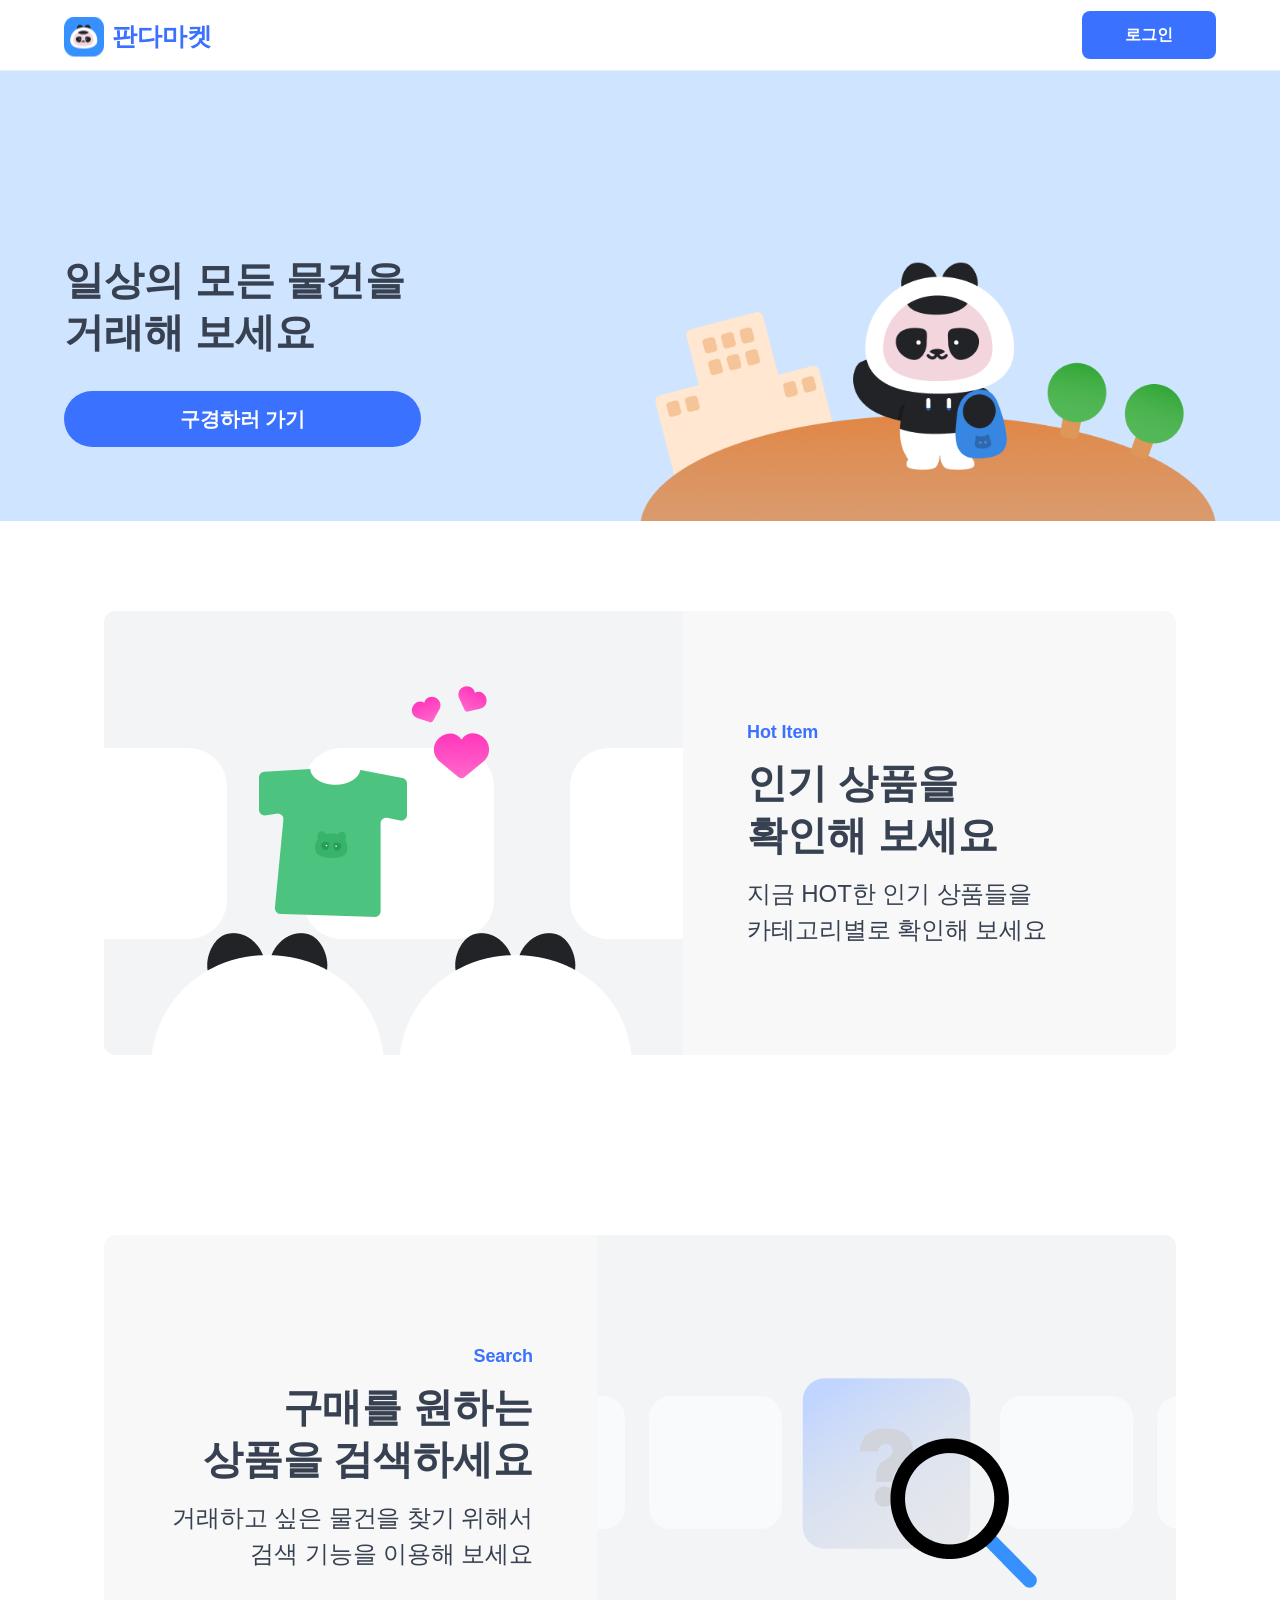
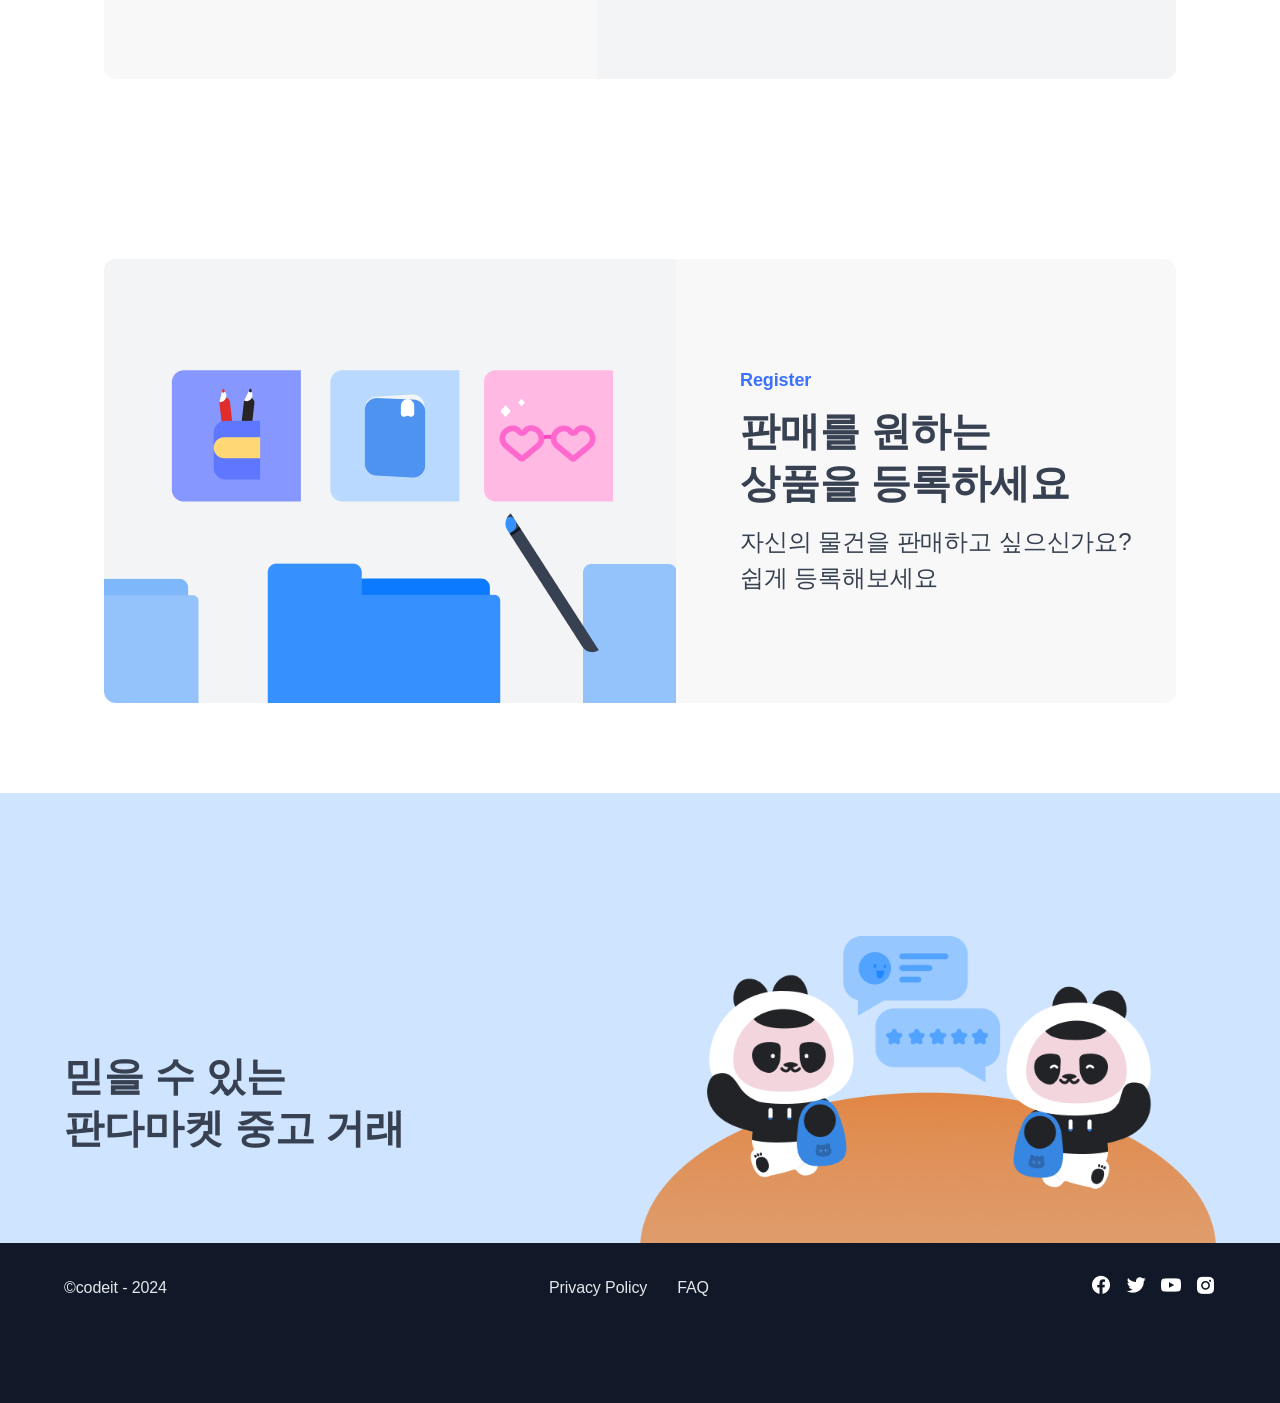
<file: mission-1/index.html>
<!DOCTYPE html>
<html lang="ko">
<head>
    <meta charset="UTF-8">
    <meta name="viewport" content="width=device-width, initial-scale=1.0">
    <title>판다마켓</title>
    <link href="style.css" rel="stylesheet" />
</head>
<body>

<header id="header" class="header">
    <div class="inner">
        <h1 class="header-logo"><a href="/">판다마켓</a></h1>
        <a href="/login.html" class="header-btn-login">로그인</a>
    </div>
</header>
<main id="main">
    <section class="banner-section banner-top">
        <div class="inner">
            <div class="text-content">
                <h2 class="title">일상의 모든 물건을 <br>거래해 보세요</h2>
                <a href="/items.html" class="btn-view-items">구경하러 가기</a> 
            </div>
            <div class="img-content">
                <img src="images/Img_home_top.png" alt="">
            </div>    
        </div>
    </section>

    <section class="content-section">
        <div class="inner">
            <div class="content-card">
                
                    <div class="img-content">
                        <img src="images/Img_home_01.png" alt="">
                    </div>
                    <div class="text-content">
                        <span class="tag">Hot Item</span>
                        <h2 class="title">인기 상품을 <br>확인해 보세요</h2>
                        <p class="desc">지금 HOT한 인기 상품들을 <br>카테고리별로 확인해 보세요</p>
                    </div>
            </div>
        </div>
    </section>
    
    <section class="content-section reverse">
        <div class="inner">
            <div class="content-card">
                <div class="img-content">
                    <img src="images/Img_home_02.png" alt="">
                </div>
                <div class="text-content">
                    <span class="tag">Search</span>
                    <h2 class="title">구매를 원하는 <br>상품을 검색하세요</h2>
                    <p class="desc">거래하고 싶은 물건을 찾기 위해서 <br>검색 기능을 이용해 보세요</p>
                </div>
            </div>
        </div>
    </section>

    <section class="content-section">
        <div class="inner">
            <div class="content-card">
                <div class="img-content">
                    <img src="images/Img_home_03.png" alt="">
                </div>
                <div class="text-content">
                    <span class="tag">Register</span>
                    <h2 class="title">판매를 원하는 <br>상품을 등록하세요</h2>
                    <p class="desc">자신의 물건을 판매하고 싶으신가요? <br>쉽게 등록해보세요</p>
                </div>
            
            </div>
        </div>
    </section>

    <section class="banner-section">
        <div class="inner">
            <div class="text-content">
                <h2 class="title">
                    믿을 수 있는<br>
                    판다마켓 중고 거래
                </h2>
            </div>
            <div class="img-content">
                <img src="images/Img_home_bottom.png" alt="">
            </div>
        </div>
    </section>
</main>
<footer id="footer" class="footer">
    <div class="inner">
        <p class="copyright">&copy;codeit - 2024</p>
        <ul class="terms-menu">
            <li><a href="/privacy.html">Privacy Policy</a></li>
            <li><a href="/faq.html">FAQ</a></li>
        </ul>
        <ul class="sns-menu">
            <li><a href="https://www.facebook.com" target="_blank">페이스북</a></li>
            <li><a href="https://x.com" target="_blank">트위터</a></li>
            <li><a href="https://www.youtube.com" target="_blank">유튜브</a></li>
            <li><a href="https://www.instagram.com/" target="_blank">인스타그램</a></li>
        </ul>
    </div>
</footer>
</body>
</html>
</file>
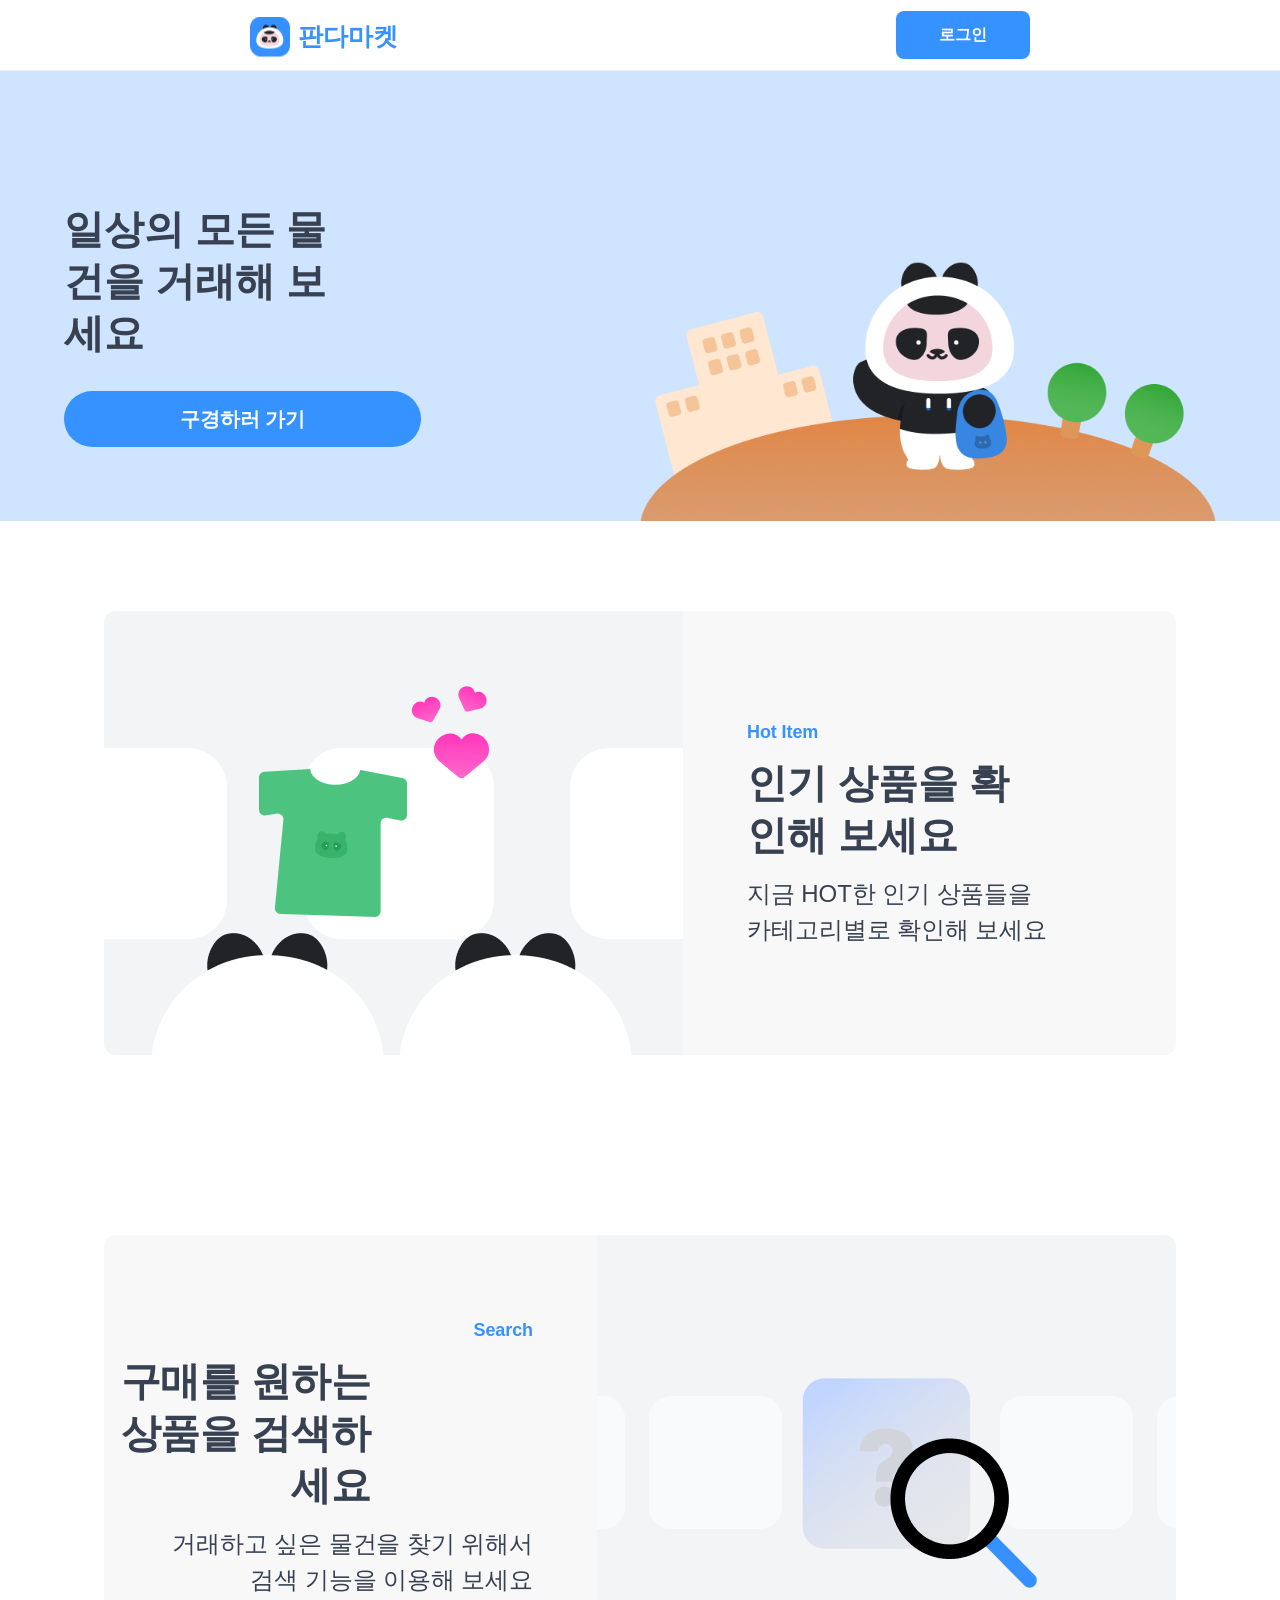
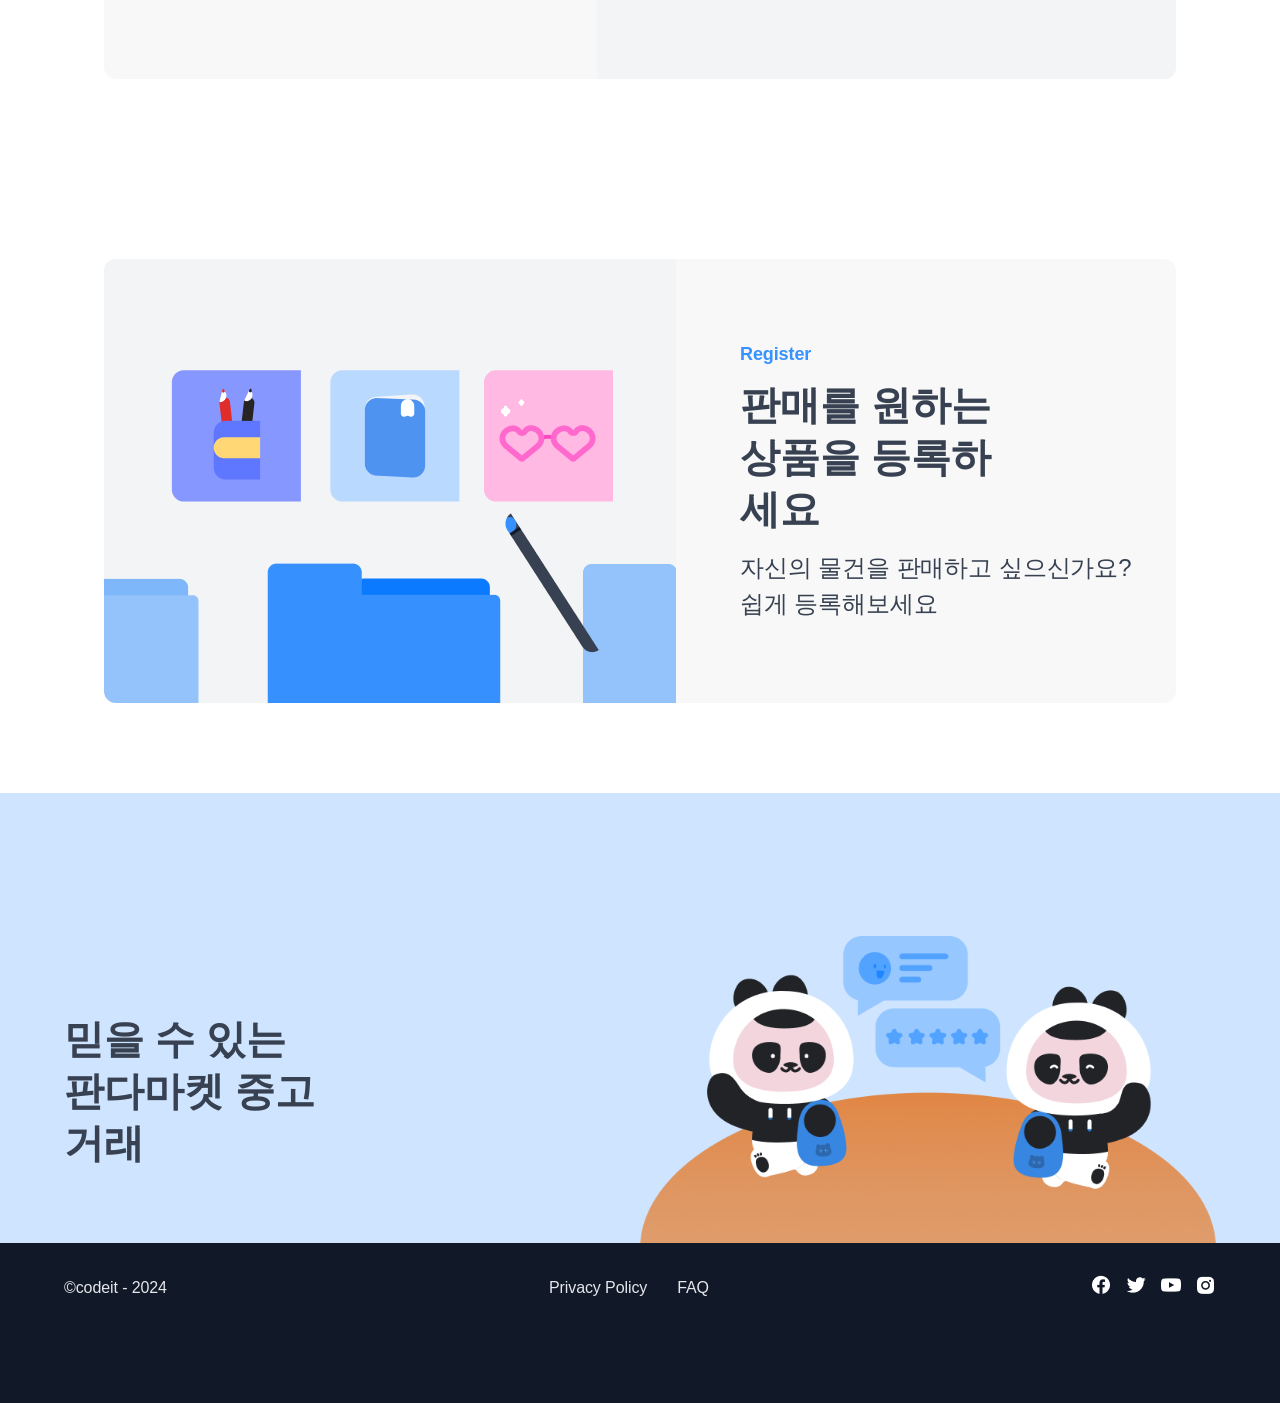
<file: mission/index.html>
<!DOCTYPE html>
<html lang="ko">
<head>
    <meta charset="UTF-8">
    <meta name="viewport" content="width=device-width, initial-scale=1.0">
    <meta name="description" content="일상의 모든 물건을 거래해보세요" />
    <meta name="keywords" content="판다마켓, 물품거래, 중고거래, 상품등록" />
    <meta property="og:title" content="판다 마켓">
    <meta property="og:description" content="일상의 모든 물건을 거래해보세요">
    <meta property="og:image" content="https://kimaerang-mission.netlify.app/resources/images/panda-market-preview.jpg"> 
    <meta property="og:url" content="https://kimaerang-mission.netlify.app/"> 
    <meta property="og:type" content="website">

    <title>판다마켓</title>
    <link href="resources/css/common.css" rel="stylesheet" />
    <link href="resources/css/main.css" rel="stylesheet" />
    
</head>
<body>

<header id="header" class="header">
    <div class="inner">
        <h1 class="header-logo"><a href="index.html">판다마켓</a></h1>
        <a href="login.html" class="header-btn-login">로그인</a>
    </div>
</header>
<main id="main">
    <section class="banner-section banner-top">
        <div class="inner">
            <div class="text-content">
                <h2 class="title">일상의 모든 물건을 거래해 보세요</h2>
                <a href="items.html" class="btn-view-items">구경하러 가기</a> 
            </div>
            <div class="img-content">
                <img src="resources/images/img-home-banner-top.png" alt="배너이미지">
            </div>    
        </div>
    </section>

    <section class="content-section">
        <div class="inner">
            <div class="content-card">
                
                    <div class="img-content">
                        <img src="resources/images/img-hot-item.png" alt="">
                    </div>
                    <div class="text-content">
                        <span class="tag">Hot Item</span>
                        <h2 class="title">인기 상품을 확인해 보세요</h2>
                        <p class="desc">지금 HOT한 인기 상품들을 <br>카테고리별로 확인해 보세요</p>
                    </div>
            </div>
        </div>
    </section>
    
    <section class="content-section reverse">
        <div class="inner">
            <div class="content-card">
                <div class="img-content">
                    <img src="resources/images/img-search-item.png" alt="">
                </div>
                <div class="text-content">
                    <span class="tag">Search</span>
                    <h2 class="title">구매를 원하는 상품을 검색하세요</h2>
                    <p class="desc">거래하고 싶은 물건을 찾기 위해서 <br>검색 기능을 이용해 보세요</p>
                </div>
            </div>
        </div>
    </section>

    <section class="content-section">
        <div class="inner">
            <div class="content-card">
                <div class="img-content">
                    <img src="resources/images/img-register-item.png" alt="">
                </div>
                <div class="text-content">
                    <span class="tag">Register</span>
                    <h2 class="title">판매를 원하는 상품을 등록하세요</h2>
                    <p class="desc">자신의 물건을 판매하고 싶으신가요? <br>쉽게 등록해보세요</p>
                </div>
            
            </div>
        </div>
    </section>

    <section class="banner-section">
        <div class="inner">
            <div class="text-content">
                <h2 class="title">
                    믿을 수 있는<br>
                    판다마켓 중고 거래
                </h2>
            </div>
            <div class="img-content">
                <img src="resources/images/img-home-banner.bottom.png" alt="">
            </div>
        </div>
    </section>
</main>
<footer id="footer" class="footer">
    <div class="inner">
        <p class="copyright">&copy;codeit - 2024</p>
        <ul class="terms-menu">
            <li><a href="privacy.html">Privacy Policy</a></li>
            <li><a href="faq.html">FAQ</a></li>
        </ul>
        <ul class="sns-menu">
            <li><a href="https://www.facebook.com" target="_blank">페이스북</a></li>
            <li><a href="https://x.com" target="_blank">트위터</a></li>
            <li><a href="https://www.youtube.com" target="_blank">유튜브</a></li>
            <li><a href="https://www.instagram.com/" target="_blank">인스타그램</a></li>
        </ul>
    </div>
</footer>
</body>
</html>
</file>
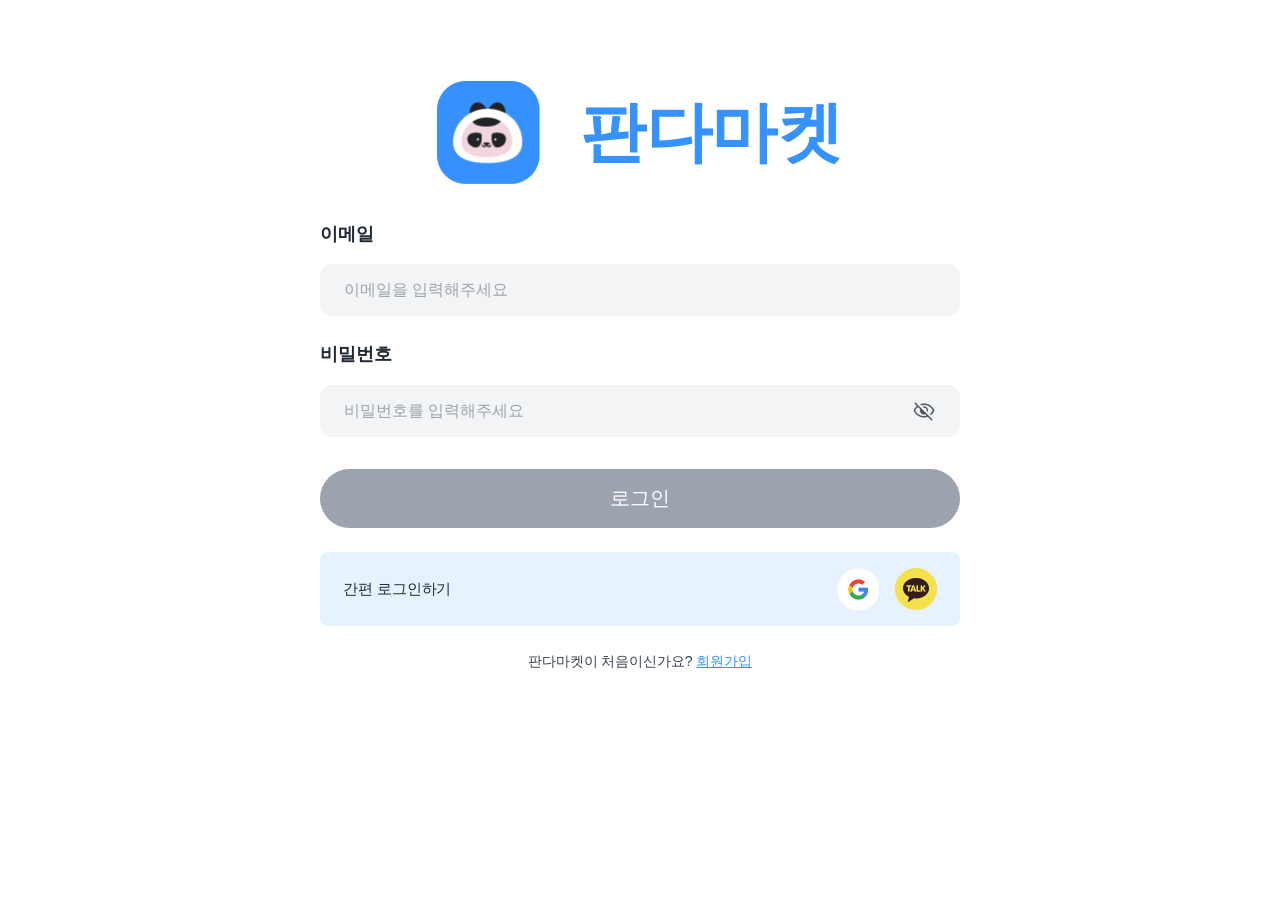
<file: mission/login.html>
<!DOCTYPE html>
<html lang="ko">
<head>
  <meta charset="UTF-8">
  <meta name="viewport" content="width=device-width, initial-scale=1.0">
  <title>로그인 | 판다마켓</title>
  <link href="resources/css/common.css" rel="stylesheet" />
  <link href="resources/css/auth.css" rel="stylesheet" />
  <link rel="stylesheet" href="">
  
</head>
<body>
<main id="main" class="main login">
  <div class="login-wrap">
  <h1 class="header-logo"><a href="index.html">판다마켓</a></h1>
  <form action="" id="loginForm">
    <div class="input-box">
      <label for="email-input" class="txt-label">이메일</label>
      <input 
        type="email" 
        class="common-input" 
        id="email-input" 
        name="email" 
        required 
        placeholder="이메일을 입력해주세요">
        <p id="email-error" class="error-msg"></p>
    </div>
    <div class="input-box">
      <label for="password-input" class="txt-label">비밀번호</label>
      <div class="pwd-box">
        <input 
          type="password" 
          class="common-input" 
          id="password-input" 
          name="password" 
          required 
          placeholder="비밀번호를 입력해주세요"
          minlength="8">
        <button type="button" id="pw-hide" class="btn-pw-view hide"><span class="read-only">비밀번호 안보임</span></button>
      </div>
      <p id="password-error" class="error-msg"></p>
    </div>
    <button type="submit" class="btn-login disabled">로그인</button>
    <div class="login-sns-area">
      <h2>간편 로그인하기</h2>
      <div class="btn-sns">
        <a href="https://www.google.com/" target="_blank">구글</a>
        <a href="https://www.kakaocorp.com/page/" target="_blank">카카오톡</a>
      </div>
    </div>
    <div class="login-join-area">
      <span>판다마켓이 처음이신가요? <a href="signup.html">회원가입</a></span>
    </div>
  </form>
  </div>
</main>
</div>
<script type="module" src="resources/js/login.js"></script>
</body>
</html>
</file>
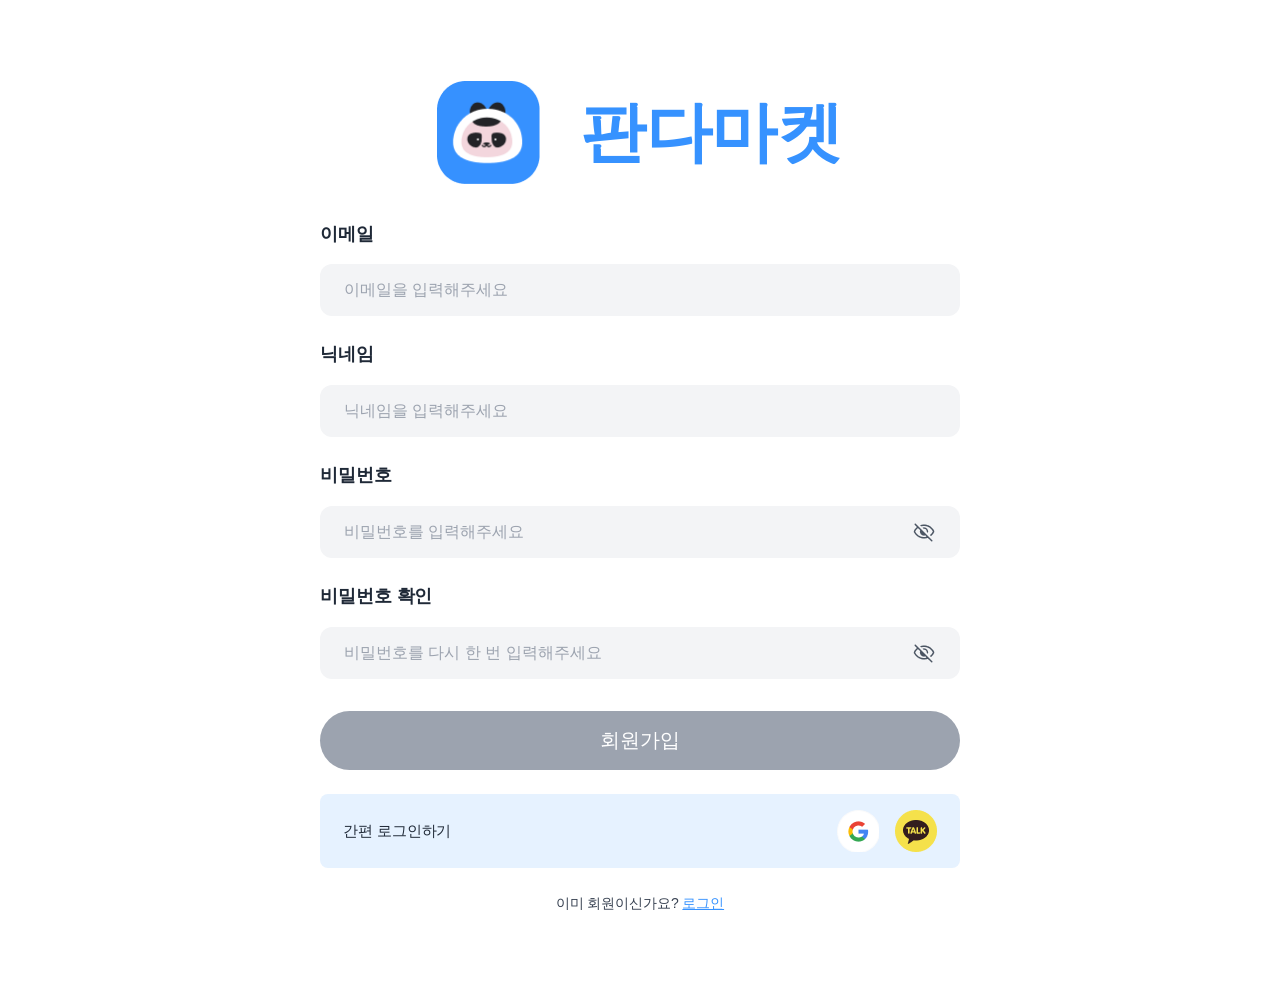
<file: mission/signup.html>
<!DOCTYPE html>
<html lang="ko">
<head>
  <meta charset="UTF-8">
  <meta name="viewport" content="width=device-width, initial-scale=1.0">
  <title>회원가입 | 판다마켓</title>
  <link href="resources/css/common.css" rel="stylesheet" />
  <link href="resources/css/auth.css" rel="stylesheet" />
</head>
<body>
<main id="main" class="main signup">
  <div class="login-wrap">
    <h1 class="header-logo"><a href="index.html">판다마켓</a></h1>
    <form action="" id="signupForm">
      <div class="input-box">
        <label for="email-input" class="txt-label">이메일</label>
        <input 
          type="email" 
          class="common-input" 
          id="email-input" 
          name="email" 
          required 
          placeholder="이메일을 입력해주세요">
          <p id="email-error" class="error-msg"></p>
      </div>
      <div class="input-box">
        <label for="nickname-input" class="txt-label">닉네임</label>
        <input type="text" class="common-input" id="nickname-input" name="nickname" placeholder="닉네임을 입력해주세요">
        <p id="nickname-error" class="error-msg"></p>
      </div>
      <div class="input-box">
        <label for="password-input" class="txt-label">비밀번호</label>
        <div class="pwd-box">
          <input 
            type="password" 
            class="common-input" 
            id="password-input" 
            name="password" 
            required 
            placeholder="비밀번호를 입력해주세요"
            minlength="8">
          <button type="button" id="pw-hide" class="btn-pw-view hide"><span class="read-only">비밀번호 안보임</span></button>
        </div>
        <p id="password-error" class="error-msg"></p>
      </div>
      <div class="input-box">
        <label for="confirm-password" class="txt-label">비밀번호 확인</label>
        <div class="pwd-box">
          <input 
            type="password" 
            class="common-input" 
            id="confirm-password" 
            name="confirm-password" 
            required 
            placeholder="비밀번호를 다시 한 번 입력해주세요"
            minlength="8">
          <button type="button" id="pw-hide" class="btn-pw-view hide"><span class="read-only">비밀번호 안보임</span></button>
         </div>
         <p id="confirm-password-error" class="error-msg"></p> 
      </div>
      <button type="submit" class="btn-login disabled">회원가입</button>
      <div class="login-sns-area">
        <h2>간편 로그인하기</h2>
        <div class="btn-sns">
          <a href="https://www.google.com/" target="_blank">구글</a>
        <a href="https://www.kakaocorp.com/page/" target="_blank">카카오톡</a>
        </div>
      </div>
      <div class="login-join-area">
        <span>이미 회원이신가요? <a href="login.html">로그인</a></span>
      </div>
    </form>
  </div>
</main>
</div> 
<script type="module" src="resources/js/signup.js"></script>
</body>
</html>
</file>
<file: mission-1/style.css>
@charset "UTF-8";

/* reset */
* { -webkit-box-sizing: border-box; box-sizing: border-box; }
*:before, *:after { -webkit-box-sizing: border-box; box-sizing: border-box; }
html { scroll-behavior: smooth; overscroll-behavior: none; font-size:62.5%; } 
body { 
    -webkit-text-size-adjust: none; 
    font-weight: 400; 
    line-height: 1.6; 
    font-size: 1.6rem; 
    letter-spacing: -0.1px; 
    font-family: "Pretendard", "Malgun Gothic", "맑은 고딕", sans-serif; 
    color: #151515; 
}
body, div, dl, dt, dd, ul, ol, li, h1, h2, h3, h4, h5, h6, pre, code, form, fieldset, legend, textarea, p, blockquote, th, td, input, select, textarea, button, figure, figcaption { margin: 0; padding: 0; }
article, aside, details, figcaption, figure, footer, header, hgroup, menu, nav, section { display: block; }
ul, ol, li, th, td { list-style: none; }
em { font-style: normal; }
button { border: 0 none; background-color: transparent; cursor: pointer; font-size: 1.6rem; font-family: inherit; color: #151515; }
table { border-collapse: collapse; border-spacing: 0; }
input, textarea { appearance: none; -webkit-appearance: none; border-radius: 0; -webkit-border-radius: 0; }
caption { z-index: -1; display: block; border: 0; margin: -1px; clip: rect(1px, 1px, 1px, 1px); position: absolute !important; top: auto; left: -10000px; width: 1px; height: 1px; overflow: hidden; text-indent: -9999px; }
legend { z-index: -1; overflow: hidden; display: inline-block; position: absolute; border: 0; width: 0; height: 0; font-size: 0; clip: rect(1px, 1px, 1px, 1px); -webkit-clip-path: inset(50%); clip-path: inset(50%); }
select { font-family: inherit; background: transparent; appearance: none; -webkit-appearance: none; }
select::-ms-expand { display: none; }
textarea { font-size: 100%; background: #fff; appearance: none; -webkit-appearance: none; border-radius: 0; }
img { width: 100%; height: auto; border: 0 none; vertical-align: middle; }
a {text-decoration: none; color: inherit;}
a:hover, a:focus { text-decoration: none; }


/* common*/
:root {
    --side-space: clamp(2rem, 5vw, 20rem); 
    --max-width: 1920px; 
    --header-height: clamp(50px, 10vh, 70px); 
    
    /* 색상 변수 */
    --primary-color: #3B71FF;
    --banner-bg-blue:#cfe5ff;
    --secondary-color: #F8F8F8;
    --text-color: #374151;
    --panda-white: #FFFFFF;
    --btn-hover-color:#1251AA;
}

body {
    color: var(--text-color);
}
.inner {
    width: 100%;
    max-width: var(--max-width);
    margin: 0 auto;
    padding: 0 var(--side-space);
    box-sizing: border-box;
}
.title {
    font-weight:700;
    font-size: 4rem;
    line-height: 1.3;
}

/* Header */
.header {
    width:100%;
    background-color: var(--panda-white);
    border-bottom: 1px solid #eee;
}
.header .inner {
    display: flex;
    height: var(--header-height);
    justify-content: space-between;
    align-items: center;
}
.header-logo a {
    display: inline-block;
    color: var(--primary-color);
    font-family: 'ROKAF sans'; 
    font-weight: 700;
    font-size: 2.5rem;
    background-image: url(images/logo.png);
    background-repeat: no-repeat;
    background-position: 0 center;
    background-size: var(--logo-icon-size) var(--logo-icon-size);
    padding-left: 48px; 
    
}
.header-btn-login {
    display:flex;
    padding: clamp(8px, 1.5vh, 11px) clamp(20px, 5vw, 43px); 
    align-items: center;
    justify-content: center;
    background-color: var(--primary-color);
    color: var(--panda-white);
    font-size: 1.6rem;
    border-radius: 8px;
    font-weight: 600;
}
.header-btn-login:hover {
    background-color: var(--btn-hover-color);
}
/* Main */

/* Main - Banner Section */
.banner-section {
    background-color: var(--banner-bg-blue);
}
.banner-section > .inner {
    display: flex;
    min-height: 350px;
    height: clamp(350px, 50vh, 540px); 
    justify-content: space-between;
    align-items: flex-end;
    gap: 3rem;
}
.banner-section .img-content {
    display:flex;
    flex-shrink: 1;
    max-width: 50%;
}
.banner-section .text-content {
    display:flex;
    flex-direction: column;
    gap: clamp(10px, 2vh, 20px); 
    flex-shrink: 1;
    padding-bottom: clamp(30px, 10vh, 74px); 
}
.banner-section .btn-view-items {
    display:flex;
    align-items: center;
    justify-content: center;
    background-color: var(--primary-color);
    color: var(--panda-white);
    font-size: 2rem;
    padding: clamp(8px, 1.5vh, 12px) 0;
    border-radius: 40px;
    font-weight: 600;
    width: clamp(200px, 30vw, 357px);
}
.btn-view-items:hover {
    background-color: var(--btn-hover-color);
}
/* Main - Content Sections */
.content-section .inner {
    max-width: 1200px;
    padding-top: clamp(60px, 10vh, 138px);
    padding-bottom: clamp(60px, 10vh, 138px);
    padding-left: var(--side-space);
    padding-right: var(--side-space);
}
.content-section .content-card {
    display: flex;
    align-items: center;
    border-radius: 12px;
    background-color: var(--secondary-color); 
    gap: clamp(30px, 5vw, 80px); 
}

.content-section .img-content img {
    border-radius: 12px 0 0 12px;
}
.content-section .text-content {
    flex:1;
    padding: 0; 
}
.content-section.reverse .content-card {
    flex-direction: row-reverse;
}
.content-section.reverse .img-content img {
    border-radius: 0 12px 12px 0;
}
.content-section.reverse .text-content {
    text-align: right;
}
.text-content .tag {
    color:var(--primary-color);
    font-size: 1.8rem;
    font-weight:800;
    display: inline-block;
    margin-bottom: 1rem;
}
.text-content .title {
    margin-bottom: 1.5rem;
}
.text-content .desc {
    font-size: 2.4rem;
    font-weight:500;
    line-height: 1.5;
}

/* Footer */
.footer {
    background-color: #111827;
    padding: 32px 0 102px 0
}
.footer > .inner {
    display:flex;
    justify-content: space-between;
    flex-wrap: wrap; 
    gap: 20px 40px; 
}

.footer .copyright {
    color:#E5E7Eb;
    font-size: 1.6rem;
}
.footer .terms-menu {
    display:flex;
    gap: clamp(15px, 3vw, 30px); 
}
.footer .terms-menu a {
    color:#E5E7Eb;
    font-size: 1.6rem;
}
.footer .sns-menu {
    display:flex;
    gap: 15px;
}
.footer .sns-menu li {
    display: flex;
}
.footer .sns-menu a {
    width:20px;
    height:20px;
    text-indent:-9999px;
    background-repeat: no-repeat;
    background-size:20px 20px;
    background-position: 0 0;
}
.footer .sns-menu li:nth-child(1) a {
    background-image: url(images/ic_facebook.png);    
}
.footer .sns-menu li:nth-child(2) a {
    background-image: url(images/ic_twitter.png);    
}
.footer .sns-menu li:nth-child(3) a {
    background-image: url(images/ic_youtube.png);    
}
.footer .sns-menu li:nth-child(4) a {
    background-image: url(images/ic_instagram.png);    
}



/* Tablet */
@media (max-width: 1024px) {
    :root {
        --max-width: 960px;
    }
}

/* Mobile */
@media (max-width: 768px) {
    :root {
        --side-space: clamp(1.6rem, 5vw, 20rem);
    }
    
}
</file>
<file: mission/resources/css/common.css>
@import url("./reset.css");

/* common*/
:root {
    --side-space: clamp(2rem, 5vw, 20rem); 
    --max-width: 1920px; 
    --header-height: clamp(50px, 10vh, 70px); 
    
    /* 색상 변수 */
    --primary-color: #3692FF;
    --banner-bg-blue:#cfe5ff;
    --secondary-color: #F8F8F8;
    --text-color: #374151;
    --panda-white: #FFFFFF;
    --btn-hover-color:#1251AA;
    --color-gray900:#111827;
    --color-gray800:#1F2937;
    --color-gray700:#374151;
    --color-gray600:#4B5563;
    --color-gray500:#6B7280;
    --color-gray400:#9CA3AF;
    --color-gray200:#E5E7Eb;
    --color-gray100:#F3F4F6;
    --color-gray50:#F9FAFB;
    
}

body {
    position:relative;
    color: var(--text-color);
}
.inner {
    width: 100%;
    max-width: var(--max-width);
    margin: 0 auto;
    padding: 0 var(--side-space);
    box-sizing: border-box;
}
.title {
    font-weight:700;
    font-size: 4rem;
    line-height: 1.3;
}

/* Header */
.header {
    position:sticky;
    left:0;
    top:0;
    right:0;
    width:100%;
    background-color: var(--panda-white);
    border-bottom: 1px solid #eee;
   
    
}
.header .inner {
    display: flex;
    height: var(--header-height);
    justify-content: space-between;
    align-items: center;
    padding:0 clamp(2rem, 20vw, 25rem);
}
.header-logo a {
    display: inline-block;
    color: var(--primary-color);
    font-family: 'ROKAF sans'; 
    font-weight: 700;
    font-size: 2.5rem;
    background-image: url(../images/logo.png);
    background-repeat: no-repeat;
    background-position: 0 center;
    background-size: var(--logo-icon-size) var(--logo-icon-size);
    padding-left: 48px; 
    
}
.header-btn-login {
    display:flex;
    padding: clamp(8px, 1.5vh, 11px) clamp(20px, 5vw, 43px); 
    align-items: center;
    justify-content: center;
    background-color: var(--primary-color);
    color: var(--panda-white);
    font-size: 1.6rem;
    border-radius: 8px;
    font-weight: 600;
}
.header-btn-login:hover {
    background-color: var(--btn-hover-color);
}

/* Footer */
.footer {
    background-color: #111827;
    
}
.footer > .inner {
    display:flex;
    justify-content: space-between;
    flex-wrap: wrap; 
    gap: 20px 40px; 
    padding: 32px var(--side-space) 102px;
}

.footer .copyright {
    color:#E5E7Eb;
    font-size: 1.6rem;
}
.footer .terms-menu {
    display:flex;
    gap: clamp(15px, 3vw, 30px); 
}
.footer .terms-menu a {
    color:#E5E7Eb;
    font-size: 1.6rem;
}
.footer .sns-menu {
    display:flex;
    gap: 15px;
}
.footer .sns-menu li {
    display: flex;
}
.footer .sns-menu a {
    width:20px;
    height:20px;
    text-indent:-9999px;
    background-repeat: no-repeat;
    background-size:20px 20px;
    background-position: 0 0;
}
.footer .sns-menu li:nth-child(1) a {
    background-image: url(../images/ic-facebook.png);    
}
.footer .sns-menu li:nth-child(2) a {
    background-image: url(../images/ic-twitter.png);    
}
.footer .sns-menu li:nth-child(3) a {
    background-image: url(../images/ic-youtube.png);    
}
.footer .sns-menu li:nth-child(4) a {
    background-image: url(../images/ic-instagram.png);    
}

/* Tablet */
@media (max-width: 1199px) {
    :root {
        --max-width: 1199px;
        --side-space:2.4rem;
    }
    .header .inner {
        padding:0 var(--side-space);
    }
    .footer > .inner {padding:3.2rem 10.4rem 6.4rem 10.4rem}
}


/* Mobile */
@media (max-width: 767px) and (min-width: 375px) {
    :root {
        --max-width:767px;
        --side-space: 1.6rem;
    }
    .header .inner {
        padding:0 var(--side-space);
    }
    .header-logo a {
        background-image: none;
        padding-left:0;
        
    }
     .footer > .inner {
        position: relative;
        padding:3.2rem 3.2rem 10.2rem ;
    }
    .footer .copyright {
        position: absolute;
        bottom:32px;
    }
}
</file>
<file: mission/resources/css/main.css>
/* Main */

/* Main - Banner Section */
.banner-section {
    background-color: var(--banner-bg-blue);
}
.banner-section > .inner {
    display: flex;
    min-height: 350px;
    height: clamp(350px, 50vh, 540px); 
    justify-content: space-between;
    align-items: flex-end;
    gap: 3rem;
}
.banner-section .img-content {
    display:flex;
    flex-shrink: 1;
    max-width: 50%;
}
.banner-section .text-content {
    display:flex;
    flex-direction: column;
    gap: 3.2rem;
    flex-shrink: 1;
    padding-bottom: clamp(30px, 10vh, 74px); 
}
.banner-section .text-content .title {
    margin-bottom: 0;
}
.banner-section .btn-view-items {
    display:flex;
    align-items: center;
    justify-content: center;
    background-color: var(--primary-color);
    color: var(--panda-white);
    font-size: 2rem;
    padding: clamp(8px, 1.5vh, 12px) 0;
    border-radius: 40px;
    font-weight: 600;
    width: clamp(200px, 30vw, 357px);
}
.btn-view-items:hover {
    background-color: var(--btn-hover-color);
}
/* Main - Content Sections */
.content-section .inner {
    max-width: 1200px;
    padding-top: clamp(60px, 10vh, 138px);
    padding-bottom: clamp(60px, 10vh, 138px);
    padding-left: var(--side-space);
    padding-right: var(--side-space);
}
.content-section .content-card {
    display: flex;
    align-items: center;
    border-radius: 12px;
    background-color: var(--secondary-color); 
    gap: clamp(30px, 5vw, 80px); 
}

.content-section .img-content img {
    border-radius: 12px 0 0 12px;
}
.content-section .text-content {
    flex:1;
    padding: 0; 
}
.content-section.reverse .content-card {
    flex-direction: row-reverse;
}
.content-section.reverse .img-content img {
    border-radius: 0 12px 12px 0;
}
.content-section.reverse .text-content {
    text-align: right;
}
.text-content .tag {
    color:var(--primary-color);
    font-size: 1.8rem;
    font-weight:800;
    display: inline-block;
    margin-bottom: 1rem;
}
.text-content .title {
    margin-bottom: 1.5rem;
     max-width:12ch;
}
.text-content .desc {
    font-size: 2.4rem;
    font-weight:500;
    line-height: 1.5;
}

/* Tablet */
@media (max-width: 1199px) {
    
    .banner-section > .inner {
        flex-direction: column;
        justify-content: center;
        align-items: center;
        padding:8.6rem 0 0 0;
        height: inherit;
    }
    .banner-section .img-content {
        max-width: 100%;
        width:100%;
    }
    .banner-section .text-content {
        align-items: center;
        text-align: center;
    }
    .banner-section .btn-view-items {
        font-size:1.8rem;
    }
    .content-section .inner {
        padding-top:2.4rem;
        padding-bottom:2.4rem;
    }
    .content-section .content-card {
        flex-direction: column;
        background-color: inherit;
        gap:2.4rem;
    }
      .content-section.reverse .content-card {
        flex-direction: column;
    }
    .content-section .img-content {
        width:100%;
    }
    .content-section .img-content img {
        border-radius: 14px;
    }
    .content-section .text-content {
        display: flex;
        flex-direction: column;
        width:100%;
    } 
    .text-content .tag {
        margin-bottom: 1.6rem;
    } 
    .text-content .title {
        margin-bottom:1.6rem;
        max-width: 100%;
    }

}

/* mobile */
@media (max-width: 767px) and (min-width: 375px) {
  .banner-section > .inner {
        padding:4.8rem 0 0 0;
    }
    .content-section .inner {
        padding-top:4rem;
        padding-bottom:4rem;
    }
    .text-content .tag {
        font-size:1.6rem;
    }
    .text-content .title {
        font-size:3.2rem;
        max-width:12ch;

    }
    .content-card .text-content .title {
        font-size:2.4rem;
    }
    .text-content .desc {
        font-size:1.6rem;
    }

}
</file>
<file: mission/resources/css/auth.css>
/* login */
.main.login {
    display: flex;
    justify-content: center;
    align-items: center;
    flex-direction: column;
    padding:8rem 0;
}

.main.signup {
    display: flex;
    justify-content: center;
    align-items: center;
    flex-direction: column;
    padding:8rem 0;
}
.login-wrap {
    max-width:640px;
    width:100%;
}
.login-wrap .header-logo {
   display:flex;
   justify-content: center;
   margin-bottom:3.4rem;
}
.login-wrap .header-logo a {
    font-size:6.6rem;
    background-size:103px 103px;
    background-image: url(../images/logo-big.png);
    padding-left:143px;

}
input::placeholder {
 	color: var(--color-gray400);
}
input::-webkit-input-placeholder{
 	color: var(--color-gray400);
}
input:-ms-input-placeholder{
 	color: var(--color-gray400);
}
.input-box {
    position: relative;
    display: flex;
    flex-direction: column;
}
.input-box + .input-box {
    margin-top:1.6rem;
}
.input-box .txt-label {
    display:block;
    font-size:1.8rem;
    font-weight:700;
    color:var(--color-gray800);
}
.input-box .common-input {
    position:relative;
    width:100%;
    background-color: var(--color-gray100);
    border-radius: 12px;
    padding:17px 72px 17px 24px;
    font-size:1.6rem;
    margin-top:1.6rem;
}
.input-box .pwd-box {
    position:relative;
}
.input-box .pwd-box .btn-pw-view {
    position:absolute;
    bottom:0;
    right:0;
    height:52px;
    width:72px;
    background-image: url(../images/btn-visibility-on.png);
    background-repeat: no-repeat;
    background-position: center;
    background-size:24px 24px;
}
.input-box .pwd-box .btn-pw-view.hide {
    background-image: url(../images/btn-visibility.png);
}



.btn-login {
    width:100%;
    padding:16px 0;
    background-color: var(--primary-color);
    color:var(--panda-white);
    border-radius: 40px;
    margin-top:2.4rem;
    font-size:2rem;
}
.btn-login.disabled {
    background-color: var(--color-gray400);
}
.login-sns-area {
    display: flex;
    justify-content: space-between;
    align-items: center;
    background-color: #E6F2FF;
    padding:16px 23px;
    border-radius: 8px;
    margin-top:2.4rem;
}
.login-sns-area h2 {
    font-size:1.5rem;
    font-weight: 500;
    color:var(--color-gray800);
}
.btn-sns {
    display: flex;
    justify-content: space-between;
    gap:16px;
}
.btn-sns a {
    width:42px;
    height:42px;
    background-repeat: no-repeat;
    text-indent: -9999px;
}
.btn-sns a:nth-child(1) {
    background-image: url(../images/ic-google.png);
}
.btn-sns a:nth-child(2) {
    background-image: url(../images/ic-kakao.png);

}
.login-join-area {
    text-align: center; 
    font-size:1.4rem; 
    font-weight: 500;
    margin-top:2.4rem;
}

.login-join-area a {
    color:var(--primary-color); 
    text-decoration: underline;
}
.common-input.error {
    border: 1px solid #F74747;
}

.error-msg {
    color: #F74747;
    font-size: 1.4rem;
    margin-top:.8rem;
}

/* Tablet */
@media (max-width: 1199px) {
    .main.login {
        height:100vh
    }
}

/* Mobile */
@media (max-width: 767px) and (min-width: 375px) {
  .main.login {
        padding:8rem var(--side-space);
    }
    .main.signup {
        padding:8rem var(--side-space);
    }
    .login-wrap {
        max-width: 400px;
    }
    .login-wrap .header-logo a {
        background-size: 51px 51px;
        font-size:3.3rem;
        padding-left:62px;
    }
    .input-box .txt-label {
        font-size:1.4rem;
    }

}
</file>
